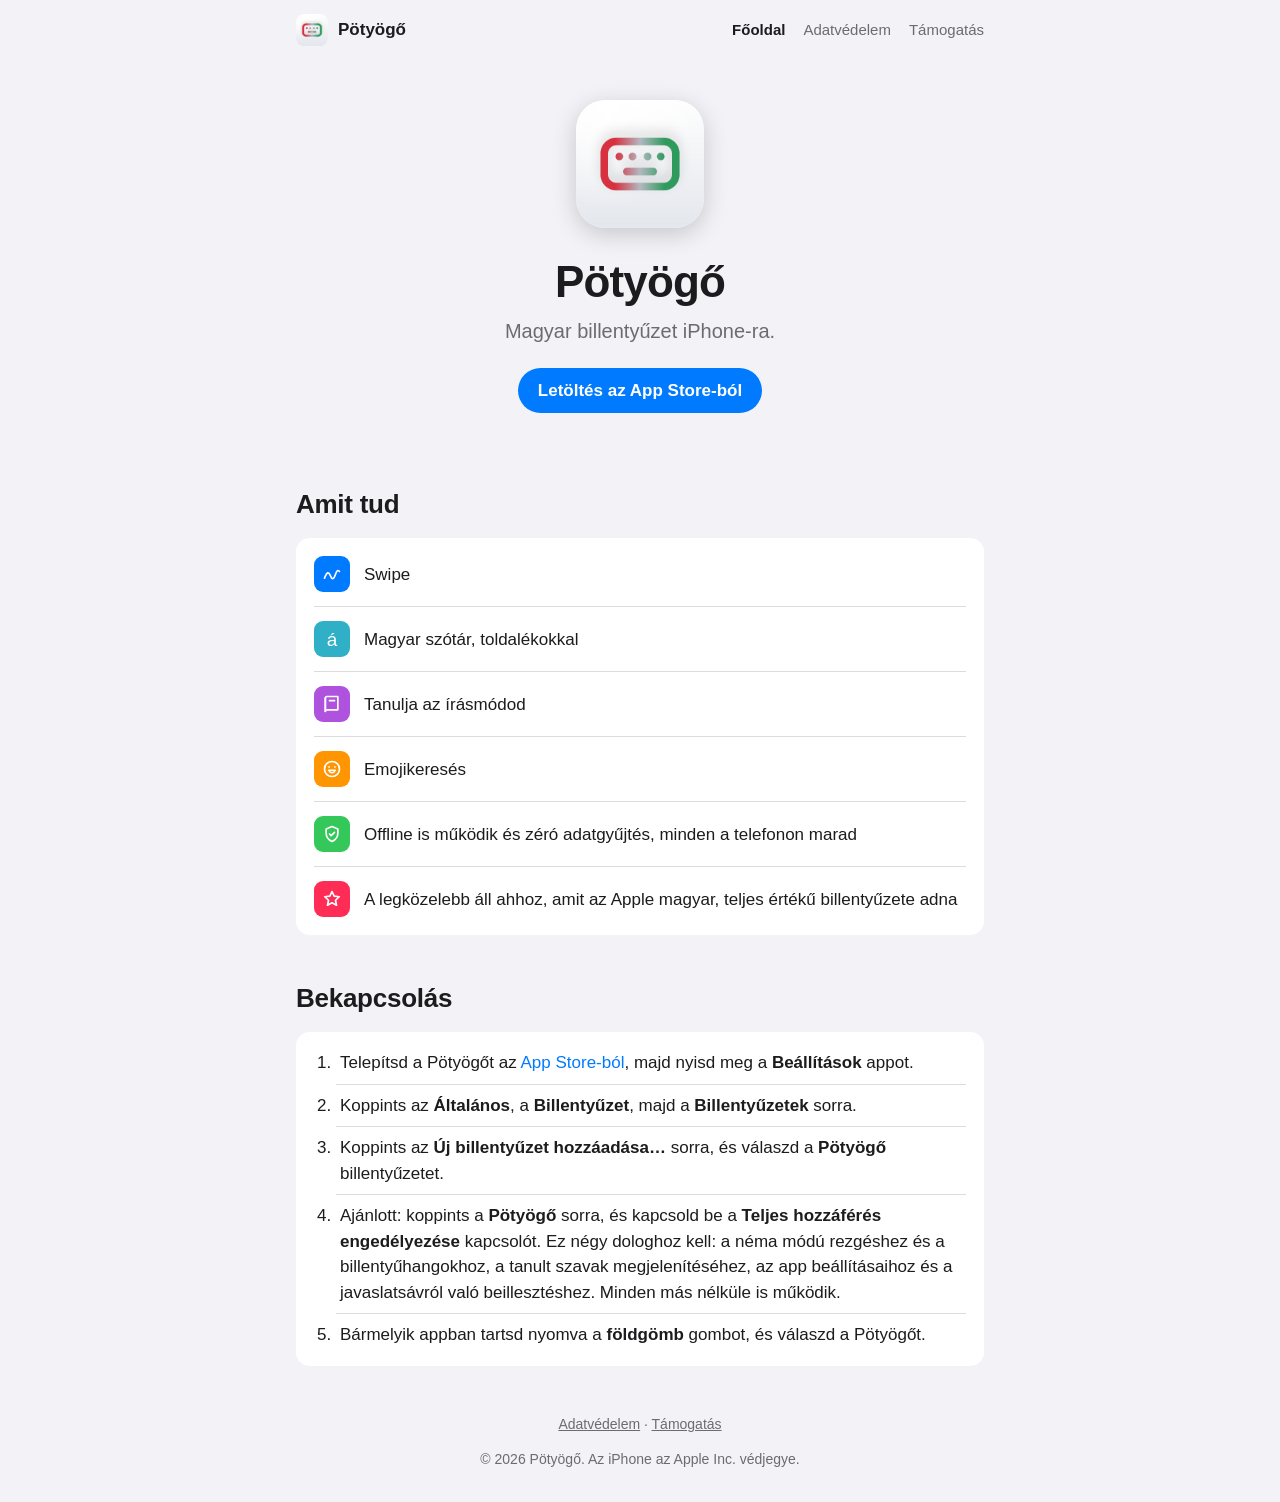
<file: index.html>
<!doctype html>
<html lang="hu">
<head>
  <meta charset="utf-8">
  <meta name="viewport" content="width=device-width, initial-scale=1">
  <title>Pötyögő – magyar billentyűzet iPhone-ra</title>
  <meta name="description" content="Magyar billentyűzet iPhone-ra, ami tőled tanul. Swipe, emoji, ékezetek a helyükön, és minden a telefonodon marad.">
  <link rel="icon" id="favicon" href="favicon.png?v=3">
  <link rel="apple-touch-icon" href="apple-touch-icon.png?v=3">
  <script>
    // One icon link, set from the color scheme: browsers ignore media on icon links.
    // Bump v when an icon changes: browsers keep favicons cached by URL.
    (function () {
      var link = document.getElementById("favicon");
      var dark = window.matchMedia("(prefers-color-scheme: dark)");
      function update() { link.href = dark.matches ? "favicon-dark.png?v=3" : "favicon.png?v=3"; }
      update();
      dark.addEventListener("change", update);
    })();
  </script>
  <link rel="stylesheet" href="style.css">
</head>
<body>
  <div class="wrap">
    <nav class="top">
      <a class="brand" href="./"><picture><source srcset="logo-dark.png" media="(prefers-color-scheme: dark)"><img src="logo.png" alt=""></picture><span>Pötyögő</span></a>
      <div class="links">
        <a href="./" aria-current="page">Főoldal</a>
        <a href="privacy.html">Adatvédelem</a>
        <a href="support.html">Támogatás</a>
      </div>
    </nav>

    <header class="hero">
      <picture>
        <source srcset="logo-dark.png" media="(prefers-color-scheme: dark)">
        <img src="logo.png" alt="A Pötyögő ikonja">
      </picture>
      <h1>Pötyögő</h1>
      <p class="lead">Magyar billentyűzet iPhone-ra.</p>
      <a class="badge store" href="https://apps.apple.com/hu/app/p%C3%B6ty%C3%B6g%C5%91/id6831332698">Letöltés az App Store-ból</a>
    </header>

    <h2>Amit tud</h2>
    <div class="card">
      <div class="row center">
        <div class="icon" style="background: var(--accent)">
          <svg viewBox="0 0 24 24"><path d="M3 17c3-8 5-8 7-3s4 5 6-1 3-6 5-4"/></svg>
        </div>
        <h3>Swipe</h3>
      </div>
      <div class="row center">
        <div class="icon" style="background: var(--teal)">á</div>
        <h3>Magyar szótár, toldalékokkal</h3>
      </div>
      <div class="row center">
        <div class="icon" style="background: var(--purple)">
          <svg viewBox="0 0 24 24"><path d="M4 5a2 2 0 0 1 2-2h13v16H6a2 2 0 0 0-2 2z"/><path d="M4 21V5"/><path d="M9 8h6"/></svg>
        </div>
        <h3>Tanulja az írásmódod</h3>
      </div>
      <div class="row center">
        <div class="icon" style="background: var(--orange)">
          <svg viewBox="0 0 24 24"><circle cx="12" cy="12" r="9"/><path d="M8 13.5c1 2 2.4 3 4 3s3-1 4-3z"/><path d="M8.5 9.5h.01M15.5 9.5h.01"/></svg>
        </div>
        <h3>Emojikeresés</h3>
      </div>
      <div class="row center">
        <div class="icon" style="background: var(--green)">
          <svg viewBox="0 0 24 24"><path d="M12 3l7 3v5c0 5-3 8-7 10-4-2-7-5-7-10V6z"/><path d="M9 12l2 2 4-4"/></svg>
        </div>
        <h3>Offline is működik és zéró adatgyűjtés, minden a telefonon marad</h3>
      </div>
      <div class="row center">
        <div class="icon" style="background: var(--pink)">
          <svg viewBox="0 0 24 24"><path d="M12 3l2.6 5.6 6.1.7-4.5 4.2 1.2 6L12 16.5 6.6 19.5l1.2-6L3.3 9.3l6.1-.7z"/></svg>
        </div>
        <h3>A legközelebb áll ahhoz, amit az Apple magyar, teljes értékű billentyűzete adna</h3>
      </div>
    </div>

    <h2>Bekapcsolás</h2>
    <div class="card">
      <ol class="steps">
        <li>Telepítsd a Pötyögőt az <a href="https://apps.apple.com/hu/app/p%C3%B6ty%C3%B6g%C5%91/id6831332698">App Store-ból</a>, majd nyisd meg a <b>Beállítások</b> appot.</li>
        <li>Koppints az <b>Általános</b>, a <b>Billentyűzet</b>, majd a <b>Billentyűzetek</b> sorra.</li>
        <li>Koppints az <b>Új billentyűzet hozzáadása…</b> sorra, és válaszd a <b>Pötyögő</b> billentyűzetet.</li>
        <li>Ajánlott: koppints a <b>Pötyögő</b> sorra, és kapcsold be a <b>Teljes hozzáférés engedélyezése</b> kapcsolót. Ez négy dologhoz kell: a néma módú rezgéshez és a billentyűhangokhoz, a tanult szavak megjelenítéséhez, az app beállításaihoz és a javaslatsávról való beillesztéshez. Minden más nélküle is működik.</li>
        <li>Bármelyik appban tartsd nyomva a <b>földgömb</b> gombot, és válaszd a Pötyögőt.</li>
      </ol>
    </div>

    <footer>
      <p><a href="privacy.html">Adatvédelem</a> · <a href="support.html">Támogatás</a></p>
      <p>© 2026 Pötyögő. Az iPhone az Apple Inc. védjegye.</p>
    </footer>
  </div>
</body>
</html>
</file>
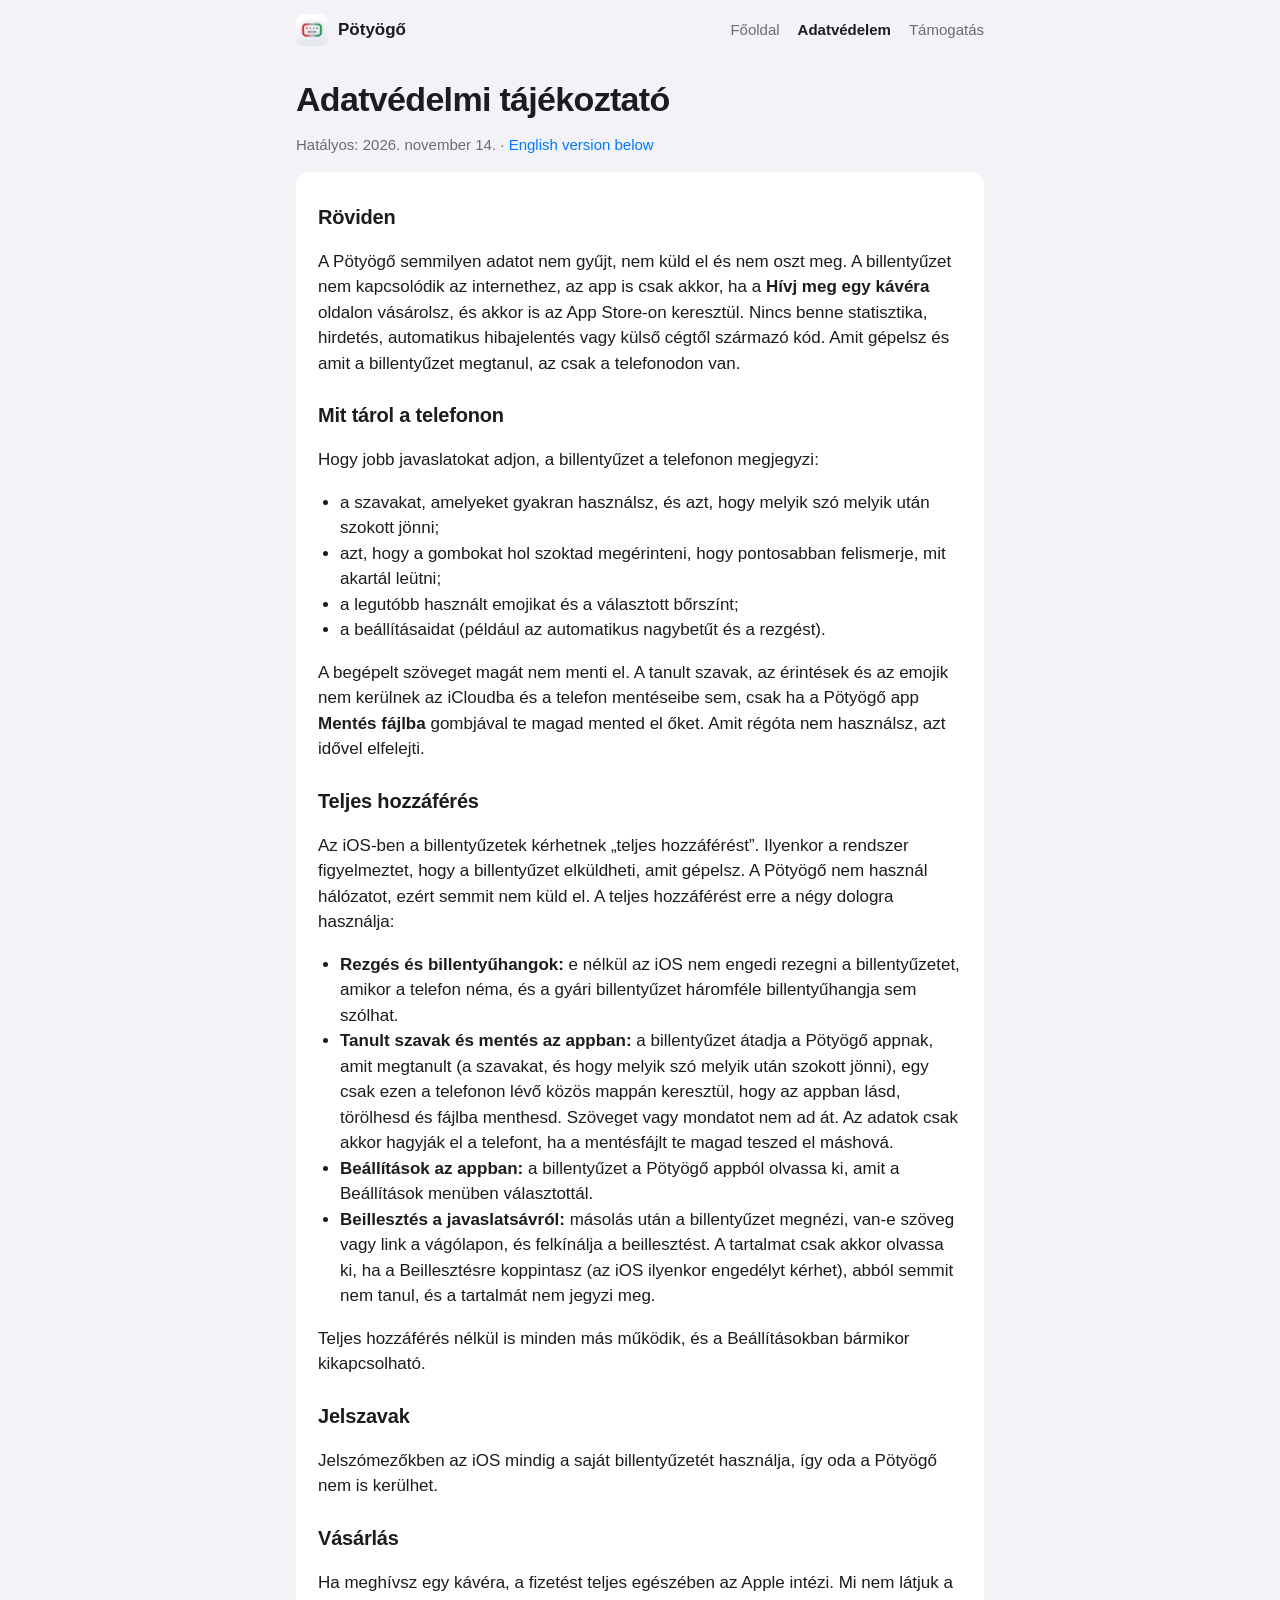
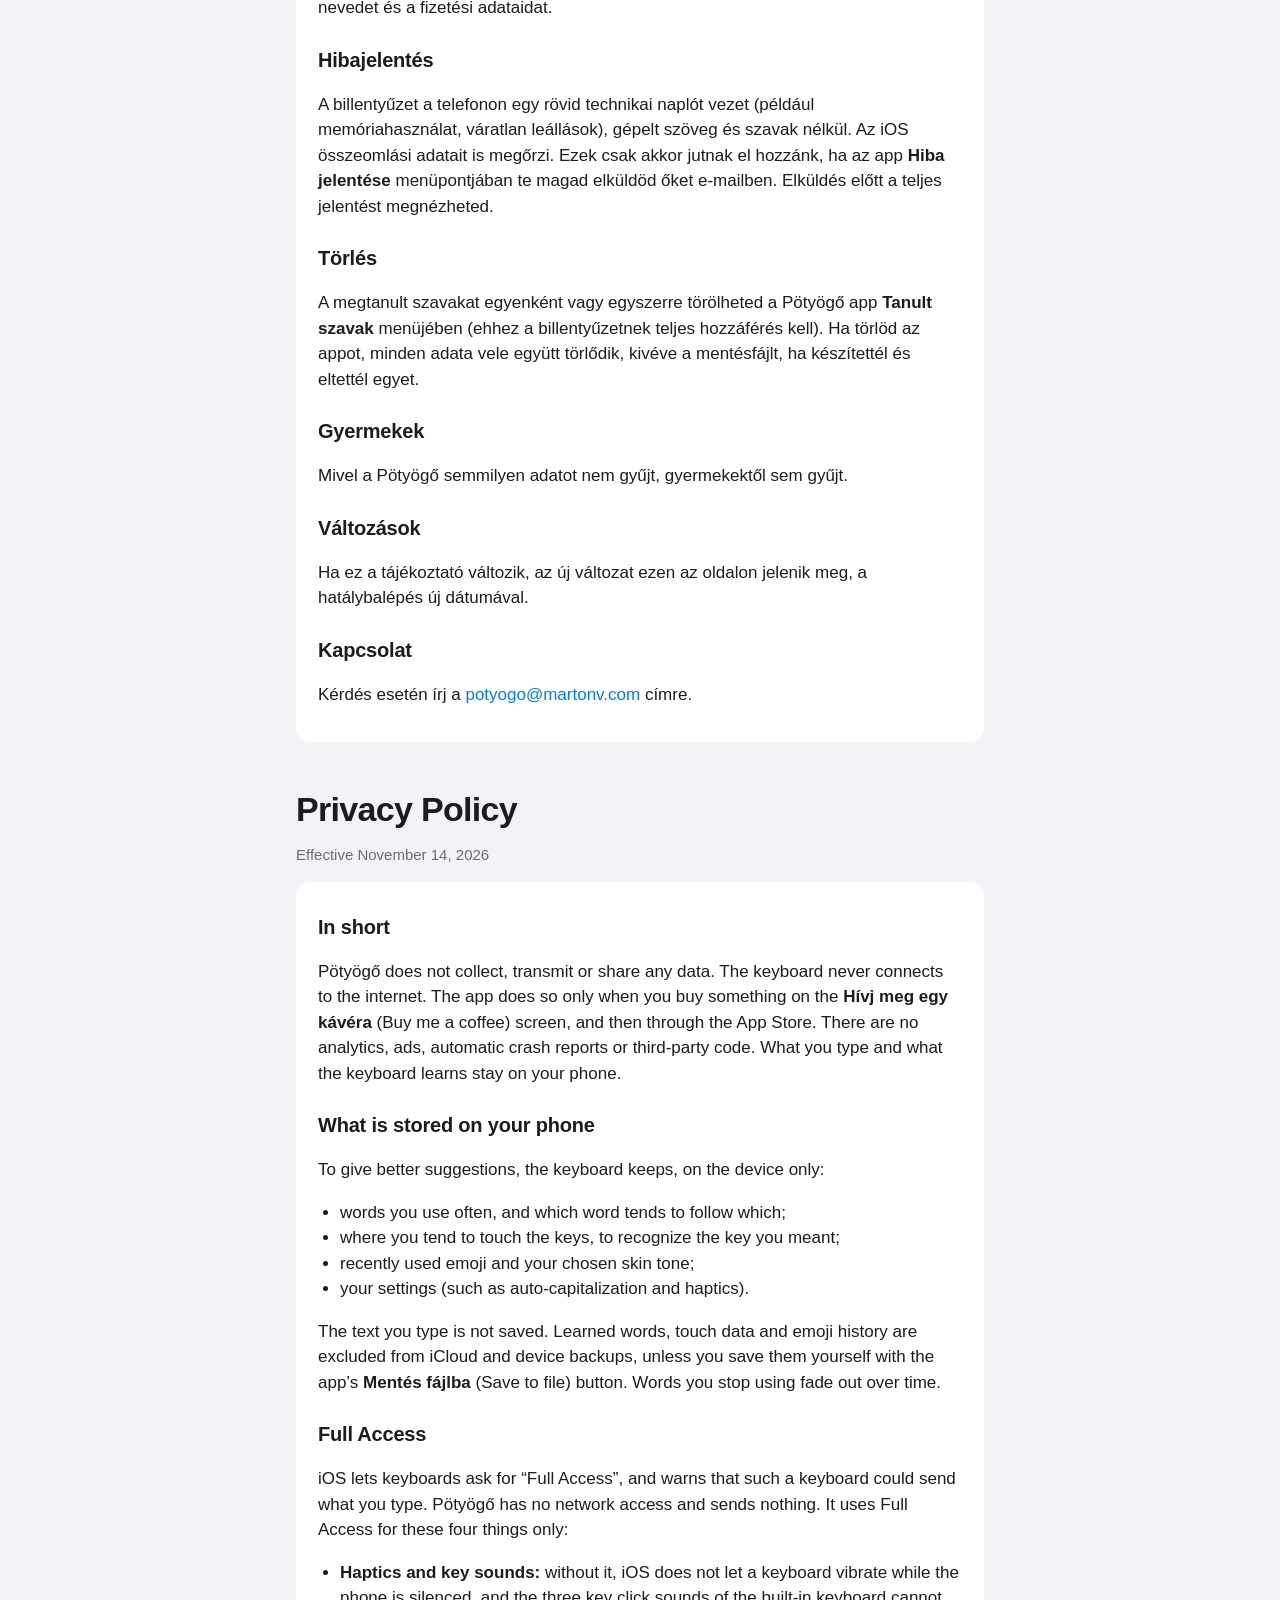
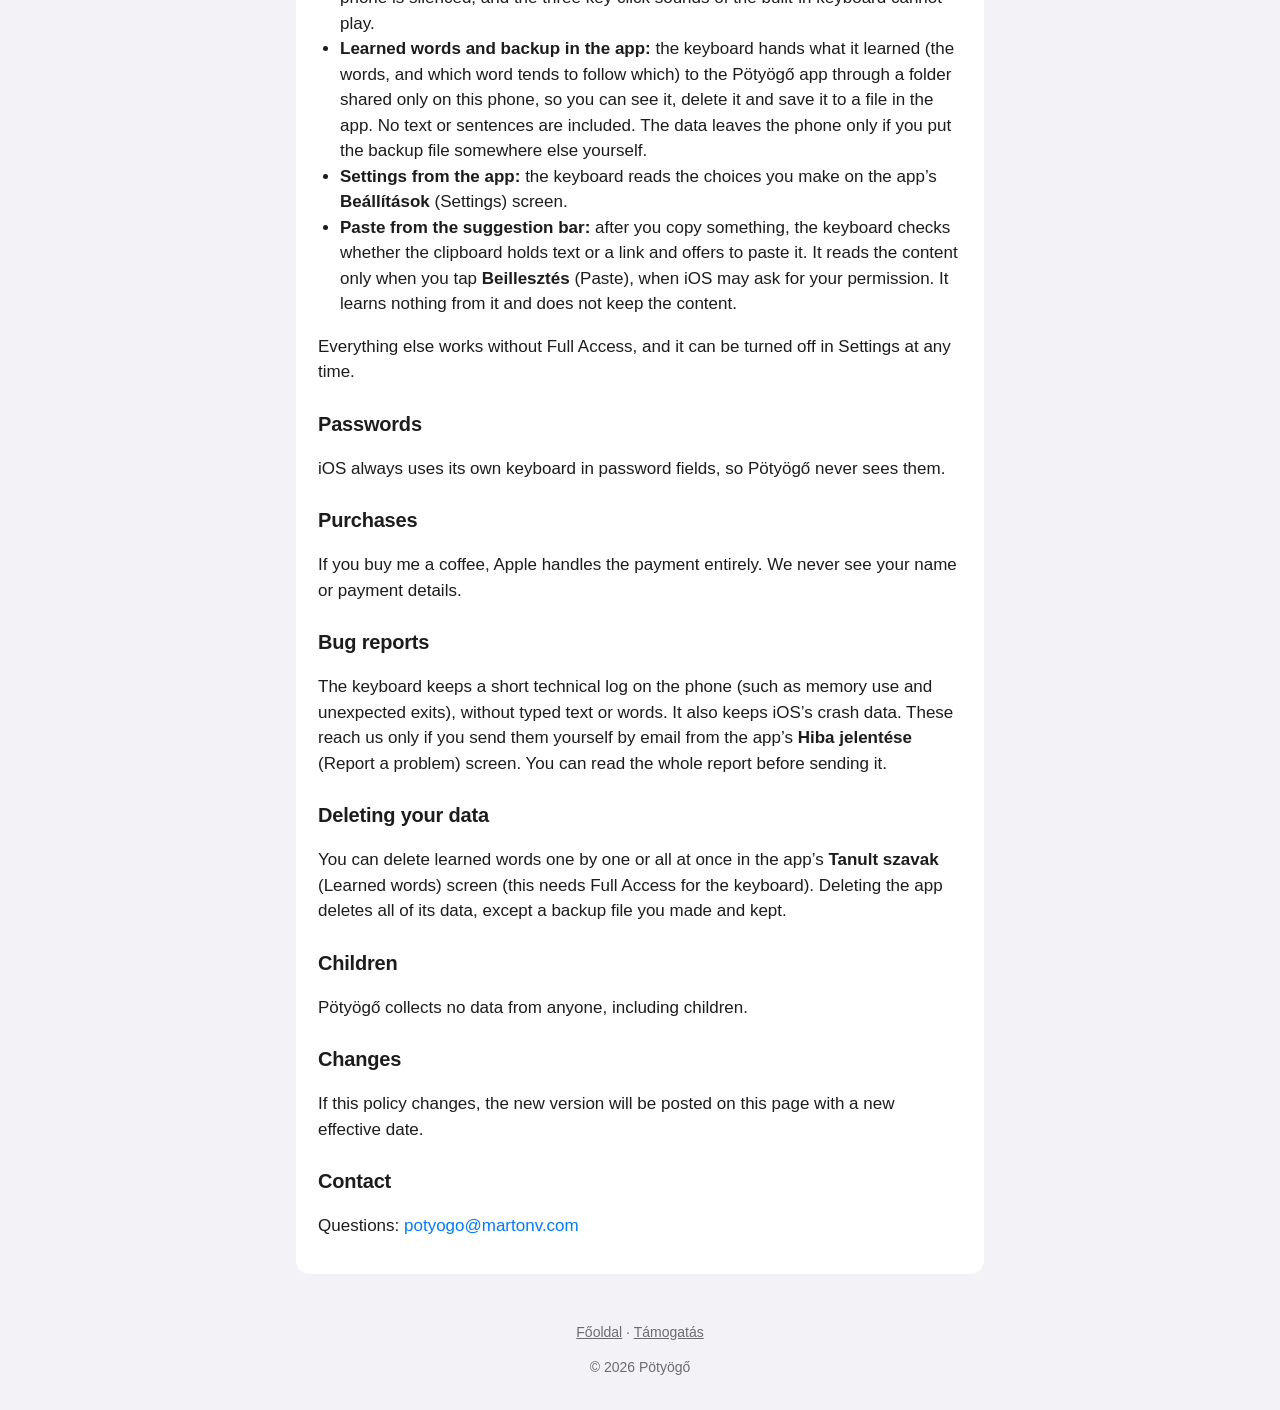
<file: privacy.html>
<!doctype html>
<html lang="hu">
<head>
  <meta charset="utf-8">
  <meta name="viewport" content="width=device-width, initial-scale=1">
  <title>Adatvédelem – Pötyögő</title>
  <meta name="description" content="A Pötyögő billentyűzet adatvédelmi tájékoztatója. Privacy policy of the Pötyögő keyboard.">
  <link rel="icon" id="favicon" href="favicon.png?v=3">
  <link rel="apple-touch-icon" href="apple-touch-icon.png?v=3">
  <script>
    // One icon link, set from the color scheme: browsers ignore media on icon links.
    // Bump v when an icon changes: browsers keep favicons cached by URL.
    (function () {
      var link = document.getElementById("favicon");
      var dark = window.matchMedia("(prefers-color-scheme: dark)");
      function update() { link.href = dark.matches ? "favicon-dark.png?v=3" : "favicon.png?v=3"; }
      update();
      dark.addEventListener("change", update);
    })();
  </script>
  <link rel="stylesheet" href="style.css">
</head>
<body>
  <div class="wrap">
    <nav class="top">
      <a class="brand" href="./"><picture><source srcset="logo-dark.png" media="(prefers-color-scheme: dark)"><img src="logo.png" alt=""></picture><span>Pötyögő</span></a>
      <div class="links">
        <a href="./">Főoldal</a>
        <a href="privacy.html" aria-current="page">Adatvédelem</a>
        <a href="support.html">Támogatás</a>
      </div>
    </nav>

    <h1>Adatvédelmi tájékoztató</h1>
    <p class="meta">Hatályos: 2026. november 14. · <a href="#english">English version below</a></p>

    <div class="prose">
      <h2>Röviden</h2>
      <p>A Pötyögő semmilyen adatot nem gyűjt, nem küld el és nem oszt meg. A billentyűzet nem kapcsolódik az internethez, az app is csak akkor, ha a <b>Hívj meg egy kávéra</b> oldalon vásárolsz, és akkor is az App Store-on keresztül. Nincs benne statisztika, hirdetés, automatikus hibajelentés vagy külső cégtől származó kód. Amit gépelsz és amit a billentyűzet megtanul, az csak a telefonodon van.</p>

      <h2>Mit tárol a telefonon</h2>
      <p>Hogy jobb javaslatokat adjon, a billentyűzet a telefonon megjegyzi:</p>
      <ul>
        <li>a szavakat, amelyeket gyakran használsz, és azt, hogy melyik szó melyik után szokott jönni;</li>
        <li>azt, hogy a gombokat hol szoktad megérinteni, hogy pontosabban felismerje, mit akartál leütni;</li>
        <li>a legutóbb használt emojikat és a választott bőrszínt;</li>
        <li>a beállításaidat (például az automatikus nagybetűt és a rezgést).</li>
      </ul>
      <p>A begépelt szöveget magát nem menti el. A tanult szavak, az érintések és az emojik nem kerülnek az iCloudba és a telefon mentéseibe sem, csak ha a Pötyögő app <b>Mentés fájlba</b> gombjával te magad mented el őket. Amit régóta nem használsz, azt idővel elfelejti.</p>

      <h2>Teljes hozzáférés</h2>
      <p>Az iOS-ben a billentyűzetek kérhetnek „teljes hozzáférést”. Ilyenkor a rendszer figyelmeztet, hogy a billentyűzet elküldheti, amit gépelsz. A Pötyögő nem használ hálózatot, ezért semmit nem küld el. A teljes hozzáférést erre a négy dologra használja:</p>
      <ul>
        <li><b>Rezgés és billentyűhangok:</b> e nélkül az iOS nem engedi rezegni a billentyűzetet, amikor a telefon néma, és a gyári billentyűzet háromféle billentyűhangja sem szólhat.</li>
        <li><b>Tanult szavak és mentés az appban:</b> a billentyűzet átadja a Pötyögő appnak, amit megtanult (a szavakat, és hogy melyik szó melyik után szokott jönni), egy csak ezen a telefonon lévő közös mappán keresztül, hogy az appban lásd, törölhesd és fájlba menthesd. Szöveget vagy mondatot nem ad át. Az adatok csak akkor hagyják el a telefont, ha a mentésfájlt te magad teszed el máshová.</li>
        <li><b>Beállítások az appban:</b> a billentyűzet a Pötyögő appból olvassa ki, amit a Beállítások menüben választottál.</li>
        <li><b>Beillesztés a javaslatsávról:</b> másolás után a billentyűzet megnézi, van-e szöveg vagy link a vágólapon, és felkínálja a beillesztést. A tartalmat csak akkor olvassa ki, ha a Beillesztésre koppintasz (az iOS ilyenkor engedélyt kérhet), abból semmit nem tanul, és a tartalmát nem jegyzi meg.</li>
      </ul>
      <p>Teljes hozzáférés nélkül is minden más működik, és a Beállításokban bármikor kikapcsolható.</p>

      <h2>Jelszavak</h2>
      <p>Jelszómezőkben az iOS mindig a saját billentyűzetét használja, így oda a Pötyögő nem is kerülhet.</p>

      <h2>Vásárlás</h2>
      <p>Ha meghívsz egy kávéra, a fizetést teljes egészében az Apple intézi. Mi nem látjuk a nevedet és a fizetési adataidat.</p>

      <h2>Hibajelentés</h2>
      <p>A billentyűzet a telefonon egy rövid technikai naplót vezet (például memóriahasználat, váratlan leállások), gépelt szöveg és szavak nélkül. Az iOS összeomlási adatait is megőrzi. Ezek csak akkor jutnak el hozzánk, ha az app <b>Hiba jelentése</b> menüpontjában te magad elküldöd őket e-mailben. Elküldés előtt a teljes jelentést megnézheted.</p>

      <h2>Törlés</h2>
      <p>A megtanult szavakat egyenként vagy egyszerre törölheted a Pötyögő app <b>Tanult szavak</b> menüjében (ehhez a billentyűzetnek teljes hozzáférés kell). Ha törlöd az appot, minden adata vele együtt törlődik, kivéve a mentésfájlt, ha készítettél és eltettél egyet.</p>

      <h2>Gyermekek</h2>
      <p>Mivel a Pötyögő semmilyen adatot nem gyűjt, gyermekektől sem gyűjt.</p>

      <h2>Változások</h2>
      <p>Ha ez a tájékoztató változik, az új változat ezen az oldalon jelenik meg, a hatálybalépés új dátumával.</p>

      <h2>Kapcsolat</h2>
      <p>Kérdés esetén írj a <a href="mailto:potyogo@martonv.com">potyogo@martonv.com</a> címre.</p>
    </div>

    <h1 id="english" style="margin-top: 48px">Privacy Policy</h1>
    <p class="meta" lang="en">Effective November 14, 2026</p>

    <div class="prose" lang="en">
      <h2>In short</h2>
      <p>Pötyögő does not collect, transmit or share any data. The keyboard never connects to the internet. The app does so only when you buy something on the <b>Hívj meg egy kávéra</b> (Buy me a coffee) screen, and then through the App Store. There are no analytics, ads, automatic crash reports or third‑party code. What you type and what the keyboard learns stay on your phone.</p>

      <h2>What is stored on your phone</h2>
      <p>To give better suggestions, the keyboard keeps, on the device only:</p>
      <ul>
        <li>words you use often, and which word tends to follow which;</li>
        <li>where you tend to touch the keys, to recognize the key you meant;</li>
        <li>recently used emoji and your chosen skin tone;</li>
        <li>your settings (such as auto‑capitalization and haptics).</li>
      </ul>
      <p>The text you type is not saved. Learned words, touch data and emoji history are excluded from iCloud and device backups, unless you save them yourself with the app’s <b>Mentés fájlba</b> (Save to file) button. Words you stop using fade out over time.</p>

      <h2>Full Access</h2>
      <p>iOS lets keyboards ask for “Full Access”, and warns that such a keyboard could send what you type. Pötyögő has no network access and sends nothing. It uses Full Access for these four things only:</p>
      <ul>
        <li><b>Haptics and key sounds:</b> without it, iOS does not let a keyboard vibrate while the phone is silenced, and the three key click sounds of the built‑in keyboard cannot play.</li>
        <li><b>Learned words and backup in the app:</b> the keyboard hands what it learned (the words, and which word tends to follow which) to the Pötyögő app through a folder shared only on this phone, so you can see it, delete it and save it to a file in the app. No text or sentences are included. The data leaves the phone only if you put the backup file somewhere else yourself.</li>
        <li><b>Settings from the app:</b> the keyboard reads the choices you make on the app’s <b>Beállítások</b> (Settings) screen.</li>
        <li><b>Paste from the suggestion bar:</b> after you copy something, the keyboard checks whether the clipboard holds text or a link and offers to paste it. It reads the content only when you tap <b>Beillesztés</b> (Paste), when iOS may ask for your permission. It learns nothing from it and does not keep the content.</li>
      </ul>
      <p>Everything else works without Full Access, and it can be turned off in Settings at any time.</p>

      <h2>Passwords</h2>
      <p>iOS always uses its own keyboard in password fields, so Pötyögő never sees them.</p>

      <h2>Purchases</h2>
      <p>If you buy me a coffee, Apple handles the payment entirely. We never see your name or payment details.</p>

      <h2>Bug reports</h2>
      <p>The keyboard keeps a short technical log on the phone (such as memory use and unexpected exits), without typed text or words. It also keeps iOS’s crash data. These reach us only if you send them yourself by email from the app’s <b>Hiba jelentése</b> (Report a problem) screen. You can read the whole report before sending it.</p>

      <h2>Deleting your data</h2>
      <p>You can delete learned words one by one or all at once in the app’s <b>Tanult szavak</b> (Learned words) screen (this needs Full Access for the keyboard). Deleting the app deletes all of its data, except a backup file you made and kept.</p>

      <h2>Children</h2>
      <p>Pötyögő collects no data from anyone, including children.</p>

      <h2>Changes</h2>
      <p>If this policy changes, the new version will be posted on this page with a new effective date.</p>

      <h2>Contact</h2>
      <p>Questions: <a href="mailto:potyogo@martonv.com">potyogo@martonv.com</a></p>
    </div>

    <footer>
      <p><a href="./">Főoldal</a> · <a href="support.html">Támogatás</a></p>
      <p>© 2026 Pötyögő</p>
    </footer>
  </div>
</body>
</html>
</file>
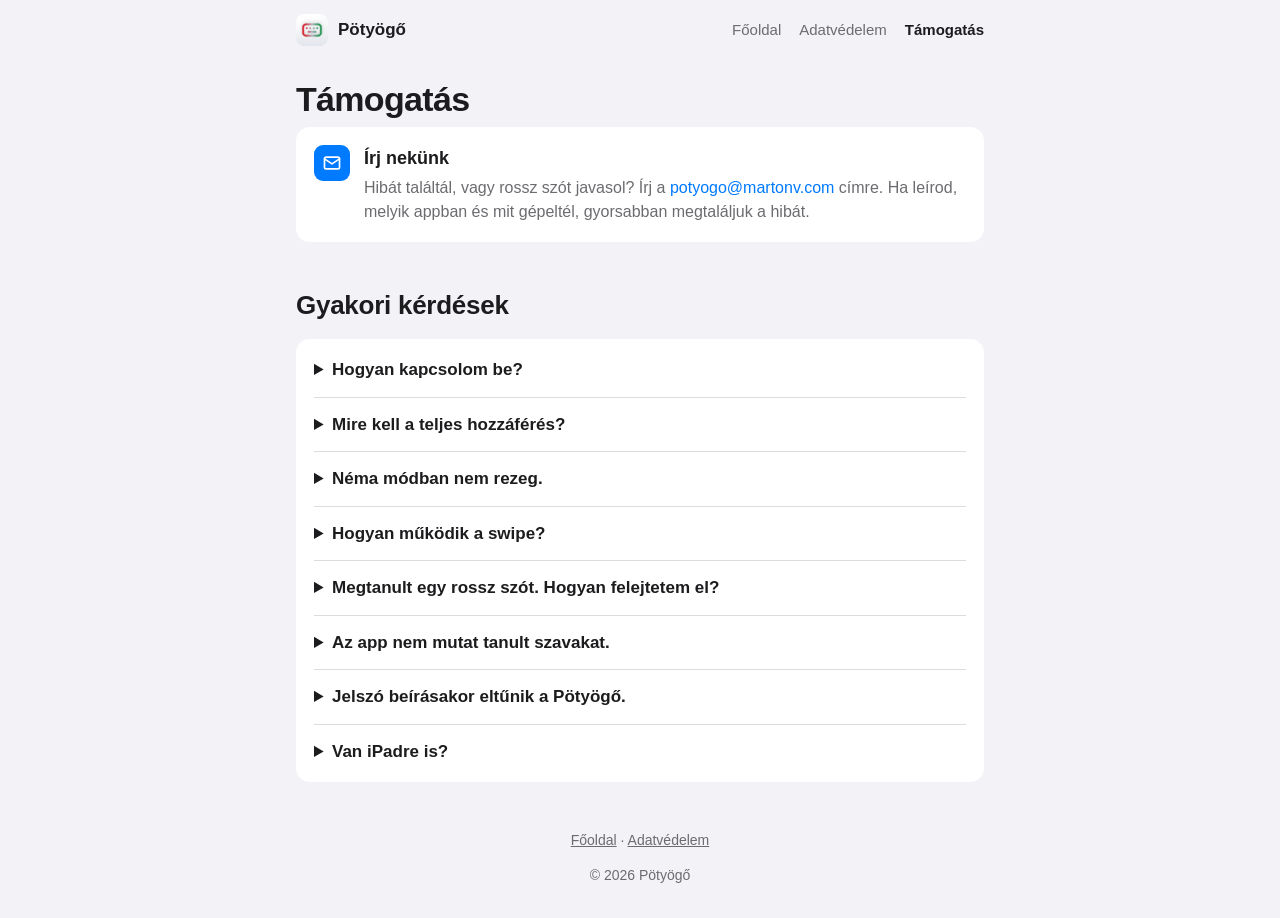
<file: support.html>
<!doctype html>
<html lang="hu">
<head>
  <meta charset="utf-8">
  <meta name="viewport" content="width=device-width, initial-scale=1">
  <title>Támogatás – Pötyögő</title>
  <meta name="description" content="Segítség a Pötyögő billentyűzethez: bekapcsolás, teljes hozzáférés, tanult szavak, kapcsolat.">
  <link rel="icon" id="favicon" href="favicon.png?v=3">
  <link rel="apple-touch-icon" href="apple-touch-icon.png?v=3">
  <script>
    // One icon link, set from the color scheme: browsers ignore media on icon links.
    // Bump v when an icon changes: browsers keep favicons cached by URL.
    (function () {
      var link = document.getElementById("favicon");
      var dark = window.matchMedia("(prefers-color-scheme: dark)");
      function update() { link.href = dark.matches ? "favicon-dark.png?v=3" : "favicon.png?v=3"; }
      update();
      dark.addEventListener("change", update);
    })();
  </script>
  <link rel="stylesheet" href="style.css">
</head>
<body>
  <div class="wrap">
    <nav class="top">
      <a class="brand" href="./"><picture><source srcset="logo-dark.png" media="(prefers-color-scheme: dark)"><img src="logo.png" alt=""></picture><span>Pötyögő</span></a>
      <div class="links">
        <a href="./">Főoldal</a>
        <a href="privacy.html">Adatvédelem</a>
        <a href="support.html" aria-current="page">Támogatás</a>
      </div>
    </nav>

    <h1>Támogatás</h1>

    <div class="card">
      <div class="row">
        <div class="icon" style="background: var(--accent)">
          <svg viewBox="0 0 24 24"><rect x="3" y="5" width="18" height="14" rx="2"/><path d="M3 7l9 6 9-6"/></svg>
        </div>
        <div>
          <h3>Írj nekünk</h3>
          <p>Hibát találtál, vagy rossz szót javasol? Írj a <a href="mailto:potyogo@martonv.com">potyogo@martonv.com</a> címre. Ha leírod, melyik appban és mit gépeltél, gyorsabban megtaláljuk a hibát.</p>
        </div>
      </div>
    </div>

    <h2>Gyakori kérdések</h2>
    <div class="card">
      <details>
        <summary>Hogyan kapcsolom be?</summary>
        <p>Nyisd meg a Beállítások appot, és koppints az Általános, a Billentyűzet, majd a Billentyűzetek sorra. Az Új billentyűzet hozzáadása… sorban válaszd a Pötyögőt. Utána bármelyik appban tartsd nyomva a földgömb gombot, és válaszd ki.</p>
      </details>
      <details>
        <summary>Mire kell a teljes hozzáférés?</summary>
        <p>Négy dologra: hogy néma módban is rezegjen, és szóljanak a gyári billentyűhangok; hogy a Pötyögő appban lásd a megtanult szavakat; hogy az app Beállításai eljussanak a billentyűzethez; és hogy másolás után a javaslatsávról beilleszthess. Minden más nélküle is működik. A Pötyögő nem használ internetet, ezért teljes hozzáféréssel sem küld el semmit. <a href="privacy.html">Részletek</a></p>
      </details>
      <details>
        <summary>Néma módban nem rezeg.</summary>
        <p>Ehhez teljes hozzáférés kell: Beállítások › Általános › Billentyűzet › Billentyűzetek › Pötyögő › Teljes hozzáférés engedélyezése. A Pötyögő app Beállítások menüjében a Haptikus visszajelzés kapcsolóinak is bekapcsolva kell lenniük.</p>
      </details>
      <details>
        <summary>Hogyan működik a swipe?</summary>
        <p>Húzd végig az ujjad a szó betűin, és a szó végén engedd fel. Az ékezeteket nem kell eltalálnod, a billentyűzet kitalálja. Ha nem a kívánt szó jött, a javaslatsávban választhatsz másikat, vagy egy törléssel az egész szót visszavonhatod.</p>
      </details>
      <details>
        <summary>Megtanult egy rossz szót. Hogyan felejtetem el?</summary>
        <p>Nyisd meg a Pötyögő appot, menj a Tanult szavak menübe, és húzd balra a szót. Ugyanott az összes tanult adatot is törölheted. Ehhez a billentyűzetnek teljes hozzáférés kell.</p>
      </details>
      <details>
        <summary>Az app nem mutat tanult szavakat.</summary>
        <p>A billentyűzet csak teljes hozzáféréssel tudja megmutatni az appnak, mit tanult. Kapcsold be, írj valamit a Pötyögővel, majd nyisd meg újra az appot.</p>
      </details>
      <details>
        <summary>Jelszó beírásakor eltűnik a Pötyögő.</summary>
        <p>Ez szándékos: jelszómezőkben az iOS mindig a saját billentyűzetét használja.</p>
      </details>
      <details>
        <summary>Van iPadre is?</summary>
        <p>Egyelőre csak iPhone-ra készül.</p>
      </details>
    </div>

    <footer>
      <p><a href="./">Főoldal</a> · <a href="privacy.html">Adatvédelem</a></p>
      <p>© 2026 Pötyögő</p>
    </footer>
  </div>
</body>
</html>
</file>
<file: style.css>
/* One stylesheet for every page. System fonts and colors only, no external requests. */
:root {
  color-scheme: light dark;
  --bg: #f2f2f7;
  --card: #ffffff;
  --text: #1c1c1e;
  --secondary: #6c6c70;
  --separator: rgba(60, 60, 67, 0.18);
  --accent: #007aff;
  --green: #34c759;
  --orange: #ff9500;
  --purple: #af52de;
  --pink: #ff2d55;
  --indigo: #5856d6;
  --teal: #30b0c7;
}
@media (prefers-color-scheme: dark) {
  :root {
    --bg: #000000;
    --card: #1c1c1e;
    --text: #f5f5f7;
    --secondary: #98989f;
    --separator: rgba(84, 84, 88, 0.6);
    --accent: #0a84ff;
    --green: #30d158;
    --orange: #ff9f0a;
    --purple: #bf5af2;
    --pink: #ff375f;
    --indigo: #5e5ce6;
    --teal: #40c8e0;
  }
}

* { box-sizing: border-box; }
html { -webkit-text-size-adjust: 100%; }
body {
  margin: 0;
  background: var(--bg);
  color: var(--text);
  font: 17px/1.5 -apple-system, BlinkMacSystemFont, "SF Pro Text", "Helvetica Neue", Helvetica, Arial, sans-serif;
}
a { color: var(--accent); text-decoration: none; }
a:hover { text-decoration: underline; }

.wrap { max-width: 720px; margin: 0 auto; padding: 0 16px; }

nav.top {
  display: flex; align-items: center; justify-content: space-between; gap: 12px;
  padding: 14px 0;
}
nav.top .brand { display: flex; align-items: center; gap: 10px; color: var(--text); font-weight: 600; }
nav.top .brand picture { display: flex; }
nav.top .brand img { width: 32px; height: 32px; border-radius: 8px; }
nav.top .links { display: flex; gap: 18px; font-size: 15px; }
nav.top .links a { color: var(--secondary); }
nav.top .links a[aria-current="page"] { color: var(--text); font-weight: 600; }

header.hero { text-align: center; padding: 40px 0 28px; }
header.hero img {
  width: 128px; height: 128px; border-radius: 29px;
  box-shadow: 0 6px 24px rgba(0, 0, 0, 0.18);
}
header.hero h1 { font-size: 44px; line-height: 1.1; margin: 22px 0 10px; letter-spacing: -0.02em; }
header.hero p.lead { font-size: 20px; color: var(--secondary); margin: 0 auto; max-width: 30em; }
.badge {
  display: inline-block; margin-top: 22px; padding: 10px 20px; border-radius: 999px;
  background: var(--accent); color: #fff; font-weight: 600;
}
.badge.muted { background: var(--card); color: var(--secondary); border: 1px solid var(--separator); }

h1 { font-size: 34px; line-height: 1.15; margin: 20px 0 8px; letter-spacing: -0.02em; }
h2 { font-size: 26px; margin: 44px 0 14px; letter-spacing: -0.01em; }
h3 { font-size: 18px; margin: 0 0 4px; }

.card {
  background: var(--card); border-radius: 14px; padding: 4px 18px;
}
.card + .card { margin-top: 14px; }
.row { display: flex; gap: 14px; padding: 14px 0; align-items: flex-start; }
.row + .row { border-top: 1px solid var(--separator); }
.row p { margin: 0; color: var(--secondary); font-size: 16px; }
.icon {
  flex: none; width: 36px; height: 36px; border-radius: 9px;
  display: grid; place-items: center; color: #fff; font-size: 19px; line-height: 1;
}
.icon svg { width: 20px; height: 20px; stroke: #fff; fill: none; stroke-width: 2; stroke-linecap: round; stroke-linejoin: round; }

ol.steps { margin: 0; padding: 6px 0 6px 22px; }
ol.steps li { padding: 8px 0 8px 4px; }
ol.steps li + li { border-top: 1px solid var(--separator); }

.prose { background: var(--card); border-radius: 14px; padding: 6px 22px 18px; }
.prose h2 { font-size: 20px; margin: 24px 0 6px; }
.prose p, .prose li { color: var(--text); }
.prose ul { padding-left: 22px; }
.meta { color: var(--secondary); font-size: 15px; }

details { padding: 14px 0; }
details + details { border-top: 1px solid var(--separator); }
summary { cursor: pointer; font-weight: 600; }
details p { margin: 8px 0 0; color: var(--secondary); }

footer {
  margin: 48px 0 32px; text-align: center; color: var(--secondary); font-size: 14px;
}
footer a { color: var(--secondary); text-decoration: underline; }

@media (max-width: 480px) {
  header.hero h1 { font-size: 36px; }
  header.hero p.lead { font-size: 18px; }
  nav.top .links { gap: 14px; font-size: 14px; }
  nav.top .brand span { display: none; }
}

.row.center { align-items: center; }
.row.center h3 { margin: 0; font-weight: 500; font-size: 17px; }
.badge.store:hover { text-decoration: none; filter: brightness(1.08); }
</file>
